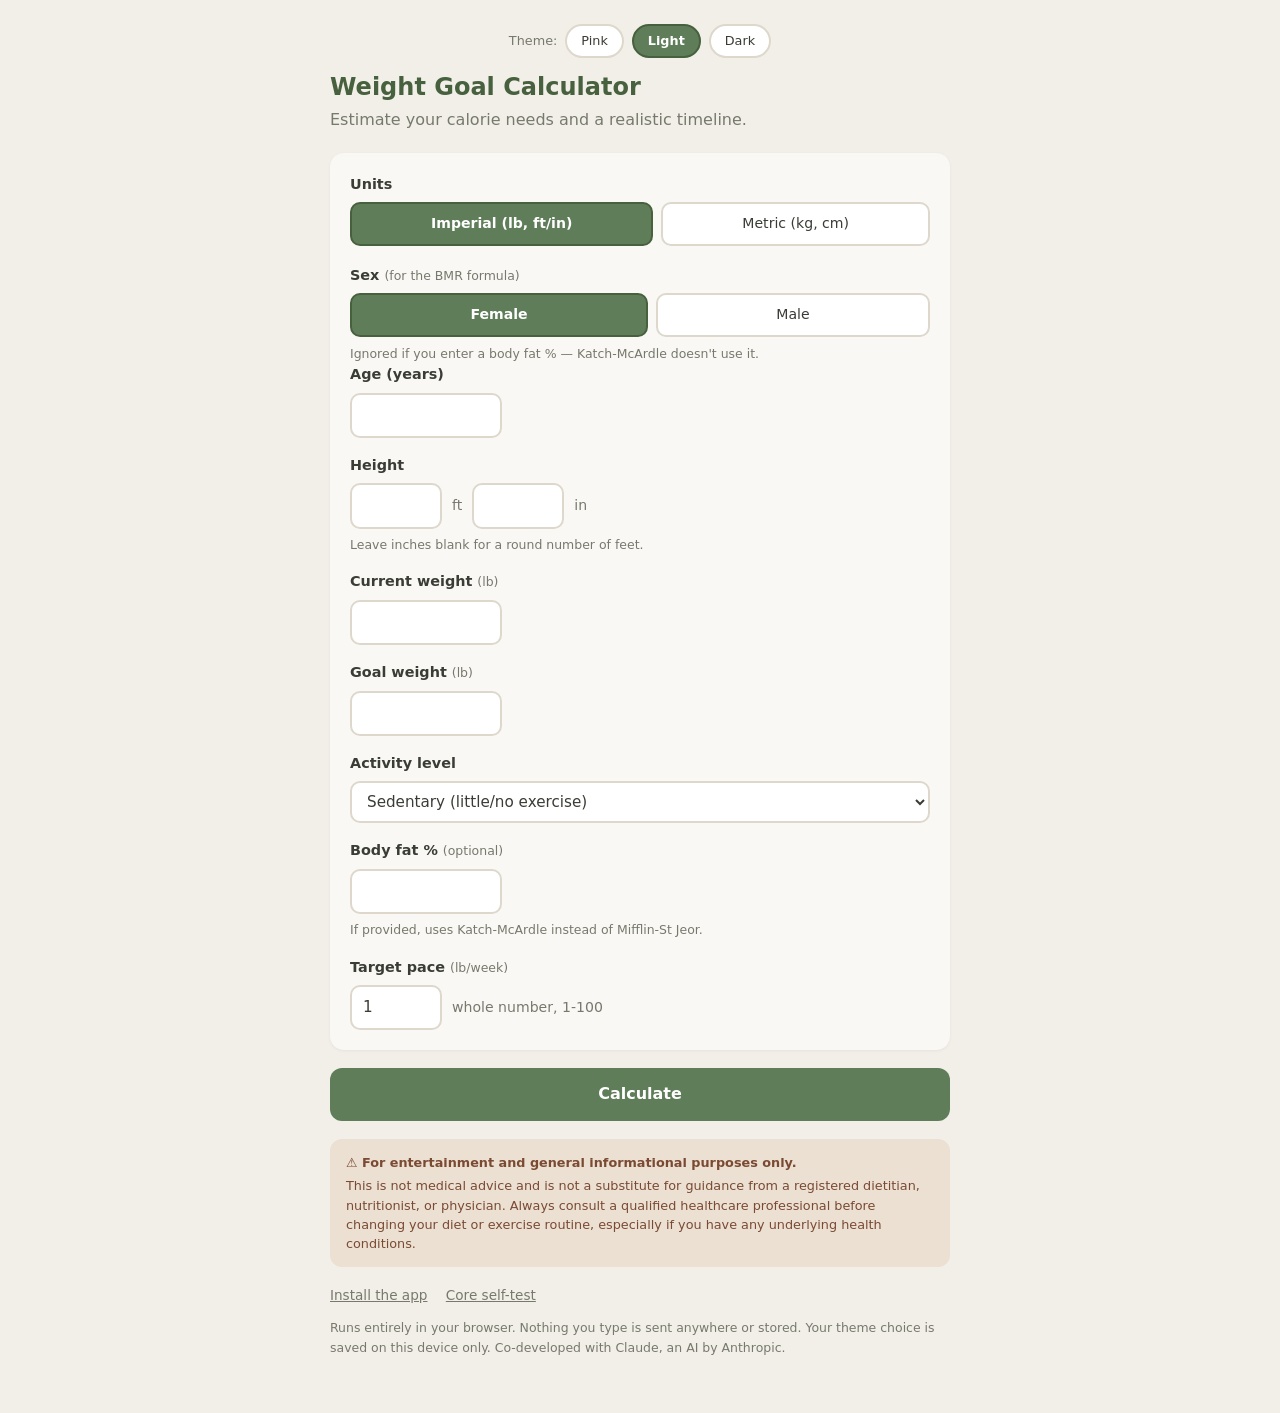
<file: web/index.html>
<!DOCTYPE html>
<html lang="en">
<head>
<meta charset="utf-8">
<meta name="viewport" content="width=device-width, initial-scale=1">
<title>Weight Goal Calculator</title>
<meta name="description" content="Estimate your calorie needs and a realistic timeline toward a weight goal. Runs entirely in your browser.">
<meta name="theme-color" media="(prefers-color-scheme: light)" content="#f2efe9">
<meta name="theme-color" media="(prefers-color-scheme: dark)" content="#241b21">
<link rel="manifest" href="manifest.json">
<link rel="icon" type="image/png" sizes="192x192" href="icons/icon-192.png">
<link rel="apple-touch-icon" href="icons/apple-touch-icon.png">
<script>
// Two things that must run before first paint:
// 1. Old shared links used ?install to reveal an in-page card; that
//    card now lives on its own page, so honour those links.
// 2. Apply a saved theme now, so the page doesn't flash the default
//    palette before the footer script runs.
(function () {
  if (/(?:^|[?&])install(?:=|&|$)/.test(location.search)) {
    location.replace("install.html");
    return;
  }
  try {
    var t = localStorage.getItem("wgc-theme");
    if (t) document.documentElement.setAttribute("data-theme", t);
  } catch (e) { /* storage may be blocked; the default palette is fine */ }
})();
</script>
<style>
  /* "Pink", the default: deep plum with pink accents. */
  :root {
    --bg: #241b21;
    --card: #322730;
    --primary: #e87fa8;
    --primary-dark: #f4a6c6;
    --text: #f5e6ee;
    --muted: #bfa8b6;
    --line: #473942;
    --warn-bg: #4a2626;
    --warn-text: #f3b0b0;
    --field-bg: #241b21;
    --focus: #ffa8c8;
  }
  /* With no saved choice, a light-preferring system gets the Light
     theme. Once a theme is picked, the data-theme attribute wins in
     both directions. Keep in sync with [data-theme="light"] below. */
  @media (prefers-color-scheme: light) {
    :root:not([data-theme]) {
      --bg: #f2efe9;
      --card: #faf8f4;
      --primary: #5f7d59;
      --primary-dark: #47613f;
      --text: #3a3d35;
      --muted: #77796d;
      --line: #ddd8cb;
      --warn-bg: #ece0d3;
      --warn-text: #7a4a33;
      --field-bg: #ffffff;
      --focus: #3e5a38;
    }
  }
  /* "Dark": a standard neutral web dark - near-black surfaces, gray
     text, blue accent. */
  :root[data-theme="dark"] {
    --bg: #121212;
    --card: #1e1e1e;
    --primary: #3b82f6;
    --primary-dark: #60a5fa;
    --text: #e4e4e7;
    --muted: #a1a1aa;
    --line: #33333a;
    --warn-bg: #3a2222;
    --warn-text: #f2b8b5;
    --field-bg: #121212;
    --focus: #93c5fd;
  }
  /* "Light" is deliberately natural rather than bright: linen and
     stone neutrals with a muted sage accent. */
  :root[data-theme="light"] {
    --bg: #f2efe9;
    --card: #faf8f4;
    --primary: #5f7d59;
    --primary-dark: #47613f;
    --text: #3a3d35;
    --muted: #77796d;
    --line: #ddd8cb;
    --warn-bg: #ece0d3;
    --warn-text: #7a4a33;
    --field-bg: #ffffff;
    --focus: #3e5a38;
  }

  * { box-sizing: border-box; }
  /* .inline sets display:flex, which would otherwise beat the UA
     stylesheet's [hidden] rule and leave the hidden height pair on
     screen. */
  [hidden] { display: none !important; }
  body {
    margin: 0;
    padding: 24px 16px 56px;
    background: var(--bg);
    color: var(--text);
    font: 16px/1.55 Verdana, Geneva, "DejaVu Sans", sans-serif;
  }
  main { max-width: 620px; margin: 0 auto; }

  h1 {
    font-size: 1.5rem; line-height: 1.25;
    color: var(--primary-dark); margin: 0 0 6px;
  }
  .tagline { margin: 0 0 20px; color: var(--muted); }

  .card {
    background: var(--card); border-radius: 14px;
    padding: 20px; margin-bottom: 18px;
    box-shadow: 0 1px 3px rgba(91,66,84,.08);
  }

  fieldset { border: 0; margin: 0 0 18px; padding: 0; }
  fieldset:last-of-type { margin-bottom: 0; }
  legend, .label {
    font-weight: 700; font-size: .9rem;
    padding: 0; margin-bottom: 7px; display: block;
  }
  .hint { font-size: .78rem; color: var(--muted); font-weight: 400; }

  .segmented { display: flex; gap: 8px; flex-wrap: wrap; }
  .segmented label {
    flex: 1 1 auto; min-width: 130px;
    border: 2px solid var(--line); border-radius: 10px;
    padding: 9px 12px; cursor: pointer; text-align: center;
    font-size: .88rem; background: var(--field-bg);
  }
  .segmented input { position: absolute; opacity: 0; pointer-events: none; }
  .segmented label:has(input:checked) {
    border-color: var(--primary-dark);
    background: var(--primary); color: #fff; font-weight: 700;
  }
  .segmented label:has(input:focus-visible) {
    outline: 3px solid var(--focus); outline-offset: 2px;
  }

  .row { margin-bottom: 16px; }
  .row:last-child { margin-bottom: 0; }

  input[type="text"], input[type="number"], select {
    font: inherit; font-size: .95rem;
    padding: 9px 11px;
    border: 2px solid var(--line); border-radius: 10px;
    background: var(--field-bg); color: var(--text);
    width: 100%; max-width: 100%;
  }
  input:focus-visible, select:focus-visible, button:focus-visible {
    outline: 3px solid var(--focus); outline-offset: 2px;
  }
  .inline { display: flex; gap: 10px; align-items: center; flex-wrap: wrap; }
  .inline > span { font-size: .88rem; color: var(--muted); }
  /* Written as input.w-* so these beat the input[type="text"] rule
     above, which also carries one class-level of specificity. */
  input.w-sm { width: 92px; }
  input.w-md { width: 152px; }

  .err {
    display: none; margin-top: 6px;
    font-size: .82rem; color: var(--warn-text); font-weight: 700;
  }
  .row.invalid .err { display: block; }
  .row.invalid input, .row.invalid select { border-color: var(--warn-text); }

  button.calc {
    width: 100%; font: inherit; font-weight: 700; font-size: 1rem;
    background: var(--primary); color: #fff;
    border: 0; border-radius: 12px; padding: 14px;
    cursor: pointer; margin-bottom: 18px;
  }
  button.calc:hover { background: var(--primary-dark); }

  #results { white-space: pre-wrap; margin: 0; font-size: .93rem; }
  #results.placeholder { color: var(--muted); }
  #results.blocked { color: var(--warn-text); font-weight: 700; }

  .disclaimer {
    background: var(--warn-bg); color: var(--warn-text);
    border-radius: 12px; padding: 14px 16px;
    font-size: .8rem; line-height: 1.5;
  }
  .disclaimer strong { display: block; margin-bottom: 4px; }
  footer { margin-top: 18px; font-size: .78rem; color: var(--muted); }
  footer a { color: inherit; }
  .foot-nav { margin: 0 0 12px; font-size: .85rem; }
  .foot-nav a { margin-right: 14px; }
  .theme-row {
    display: flex; gap: 8px; align-items: center; flex-wrap: wrap;
    justify-content: center; margin: 0 0 14px;
    font-size: .8rem; color: var(--muted);
  }
  .theme-row button {
    font: inherit; font-size: .8rem; padding: 5px 14px;
    border: 2px solid var(--line); border-radius: 999px;
    background: var(--field-bg); color: var(--text); cursor: pointer;
  }
  .theme-row button[aria-pressed="true"] {
    border-color: var(--primary-dark); background: var(--primary);
    color: #fff; font-weight: 700;
  }

  @media (max-width: 420px) {
    body { padding: 16px 12px 40px; }
    .card { padding: 16px; }
    .w-md { width: 110px; }
  }
</style>
</head>
<body>
<main>
  <div class="theme-row" role="group" aria-label="Theme">
    <span>Theme:</span>
    <button type="button" data-set-theme="pink" aria-pressed="false">Pink</button>
    <button type="button" data-set-theme="light" aria-pressed="false">Light</button>
    <button type="button" data-set-theme="dark" aria-pressed="false">Dark</button>
  </div>

  <h1>Weight Goal Calculator</h1>
  <p class="tagline">Estimate your calorie needs and a realistic timeline.</p>

  <form id="form" class="card" novalidate>
    <fieldset>
      <legend>Units</legend>
      <div class="segmented">
        <label><input type="radio" name="unit" value="imperial" checked> Imperial (lb, ft/in)</label>
        <label><input type="radio" name="unit" value="metric"> Metric (kg, cm)</label>
      </div>
    </fieldset>

    <fieldset>
      <legend>Sex <span class="hint">(for the BMR formula)</span></legend>
      <div class="segmented">
        <label><input type="radio" name="sex" value="female" checked> Female</label>
        <label><input type="radio" name="sex" value="male"> Male</label>
      </div>
      <p class="hint" style="margin:7px 0 0">
        Ignored if you enter a body fat % — Katch-McArdle doesn't use it.
      </p>
    </fieldset>

    <div class="row" id="row-age">
      <label class="label" for="age">Age (years)</label>
      <input type="text" inputmode="numeric" id="age" class="w-md" autocomplete="off">
      <p class="err" id="err-age"></p>
    </div>

    <div class="row" id="row-height">
      <span class="label" id="height-label">Height</span>
      <div class="inline" id="height-imperial" role="group" aria-labelledby="height-label">
        <input type="text" inputmode="decimal" id="height_ft" class="w-sm"
               aria-label="Height, feet" autocomplete="off"><span>ft</span>
        <input type="text" inputmode="decimal" id="height_in" class="w-sm"
               aria-label="Height, inches" autocomplete="off"><span>in</span>
      </div>
      <div class="inline" id="height-metric" hidden role="group" aria-labelledby="height-label">
        <input type="text" inputmode="decimal" id="height_cm" class="w-md"
               aria-label="Height, centimetres" autocomplete="off"><span>cm</span>
      </div>
      <p class="hint" id="height-hint" style="margin:6px 0 0">
        Leave inches blank for a round number of feet.
      </p>
      <p class="err" id="err-height"></p>
    </div>

    <div class="row" id="row-weight">
      <label class="label" for="weight">Current weight <span class="hint" id="weight-unit">(lb)</span></label>
      <input type="text" inputmode="decimal" id="weight" class="w-md" autocomplete="off">
      <p class="err" id="err-weight"></p>
    </div>

    <div class="row" id="row-goal">
      <label class="label" for="goal">Goal weight <span class="hint" id="goal-unit">(lb)</span></label>
      <input type="text" inputmode="decimal" id="goal" class="w-md" autocomplete="off">
      <p class="err" id="err-goal"></p>
    </div>

    <div class="row" id="row-activity">
      <label class="label" for="activity">Activity level</label>
      <select id="activity"></select>
      <p class="err" id="err-activity"></p>
    </div>

    <div class="row" id="row-body_fat">
      <label class="label" for="body_fat">Body fat % <span class="hint">(optional)</span></label>
      <input type="text" inputmode="decimal" id="body_fat" class="w-md" autocomplete="off">
      <p class="hint" style="margin:6px 0 0">
        If provided, uses Katch-McArdle instead of Mifflin-St Jeor.
      </p>
      <p class="err" id="err-body_fat"></p>
    </div>

    <div class="row" id="row-pace">
      <label class="label" for="pace">Target pace <span class="hint" id="pace-unit">(lb/week)</span></label>
      <div class="inline">
        <input type="text" inputmode="numeric" id="pace" class="w-sm" value="1" autocomplete="off">
        <span id="pace-hint">whole number</span>
      </div>
      <p class="err" id="err-pace"></p>
    </div>
  </form>

  <button type="button" class="calc" id="calculate">Calculate</button>

  <div class="card" id="results-card" hidden>
    <p id="results" class="placeholder" role="status" aria-live="polite"></p>
  </div>

  <div class="disclaimer" role="note">
    <strong>⚠ For entertainment and general informational purposes only.</strong>
    This is not medical advice and is not a substitute for guidance from a
    registered dietitian, nutritionist, or physician. Always consult a
    qualified healthcare professional before changing your diet or exercise
    routine, especially if you have any underlying health conditions.
  </div>

  <footer>
    <nav class="foot-nav" aria-label="Pages">
      <a href="install.html">Install the app</a>
      <!-- dev-only:start - stripped from the production build, which
           does not publish the self-test. Keep the markers on their own
           lines; the build deletes the marker lines and everything
           between them. -->
      <a href="selftest.html">Core self-test</a>
      <!-- dev-only:end -->
    </nav>
    Runs entirely in your browser. Nothing you type is sent anywhere or
    stored. Your theme choice is saved on this device only.
    Co-developed with Claude, an AI by Anthropic.
  </footer>
</main>

<script src="calc_core.js"></script>
<script>
(function () {
  "use strict";
  var C = window.WeightCalcCore;
  var $ = function (id) { return document.getElementById(id); };

  var prevUnit = "imperial";

  // Rejection codes rendered in the results area rather than at a field,
  // matching the desktop app's split.
  var RESULTS_AREA_CODES = { CALORIE_FLOOR: true };

  // rejection.field -> the .row that should light up.
  var FIELD_ROWS = {
    age: "row-age",
    height_in: "row-height",
    height_cm: "row-height",
    height_ft: "row-height",
    weight: "row-weight",
    goal: "row-goal",
    body_fat: "row-body_fat",
    activity_key: "row-activity",
    pace: "row-pace"
  };
  var FIELD_ERRS = {
    "row-age": "err-age", "row-height": "err-height",
    "row-weight": "err-weight", "row-goal": "err-goal",
    "row-body_fat": "err-body_fat", "row-activity": "err-activity",
    "row-pace": "err-pace"
  };

  // ---- activity dropdown -------------------------------------------
  C.ACTIVITY_ORDER.forEach(function (key) {
    var opt = document.createElement("option");
    opt.value = key;
    opt.textContent = key;
    $("activity").appendChild(opt);
  });

  // ---- unit handling -----------------------------------------------
  function currentUnit() {
    return document.querySelector('input[name="unit"]:checked').value;
  }

  function setVal(el, v) { el.value = v; }

  function convertEntry(el, fn) {
    var raw = el.value.trim();
    if (!raw) return;
    var n;
    try { n = C.pyFloat(raw); } catch (e) { return; }
    if (!isFinite(n)) return;
    setVal(el, String(C.pyRound(fn(n), 1)));
  }

  function heightToMetric() {
    var ft;
    try { ft = C.pyFloat($("height_ft").value.trim()); } catch (e) { return; }
    var inRaw = $("height_in").value.trim();
    var inches = 0;
    if (inRaw) { try { inches = C.pyFloat(inRaw); } catch (e2) { return; } }
    if (!isFinite(ft) || !isFinite(inches)) return;
    setVal($("height_cm"), String(C.pyRound(C.ftInToCm(ft, inches), 1)));
  }

  function heightToImperial() {
    var cm;
    try { cm = C.pyFloat($("height_cm").value.trim()); } catch (e) { return; }
    if (!isFinite(cm)) return;
    var r = C.cmToFtIn(cm);
    setVal($("height_ft"), String(r[0]));
    setVal($("height_in"), String(r[1]));
  }

  function updateUnits() {
    var unit = currentUnit();
    var imperial = unit === "imperial";

    if (unit !== prevUnit) {
      // Convert what's already typed so a toggle can't silently
      // reinterpret 165 lb as 165 kg.
      if (imperial) {
        heightToImperial();
        convertEntry($("weight"), C.kgToLb);
        convertEntry($("goal"), C.kgToLb);
      } else {
        heightToMetric();
        convertEntry($("weight"), C.lbToKg);
        convertEntry($("goal"), C.lbToKg);
      }
      // Pace ceilings differ per unit and converting a small integer
      // reads as noise, so reset to the default.
      $("pace").value = "1";
      prevUnit = unit;
    }

    $("height-imperial").hidden = !imperial;
    $("height-metric").hidden = imperial;
    $("height-hint").textContent = imperial
      ? "Leave inches blank for a round number of feet."
      : "Centimetres.";
    $("weight-unit").textContent = imperial ? "(lb)" : "(kg)";
    $("goal-unit").textContent = imperial ? "(lb)" : "(kg)";
    $("pace-unit").textContent = imperial ? "(lb/week)" : "(kg/week)";
    $("pace-hint").textContent = "whole number, 1-" +
      (imperial ? C.MAX_PACE_LB : C.MAX_PACE_KG);
  }

  Array.prototype.forEach.call(
    document.querySelectorAll('input[name="unit"]'),
    function (el) { el.addEventListener("change", updateUnits); }
  );

  // ---- error display ------------------------------------------------
  function clearErrors() {
    Array.prototype.forEach.call(
      document.querySelectorAll(".row.invalid"),
      function (row) {
        row.classList.remove("invalid");
        var err = $(FIELD_ERRS[row.id]);
        if (err) { err.textContent = ""; }
        Array.prototype.forEach.call(
          row.querySelectorAll("input, select"),
          function (el) { el.removeAttribute("aria-invalid"); }
        );
      }
    );
  }

  function markField(rowId, message) {
    var row = $(rowId);
    if (!row) return false;
    row.classList.add("invalid");
    var err = $(FIELD_ERRS[rowId]);
    if (err) err.textContent = message;
    // The height row holds both unit variants; skip inputs inside the
    // hidden one or the marking lands on a field nobody can see.
    var first = row.querySelector("input:not([hidden] input), select");
    if (first) first.setAttribute("aria-invalid", "true");
    return true;
  }

  /* Height parsed the way the core parses it: feet required, blank
   * inches meaning 0, combined into one number. Throws like pyFloat on
   * unparseable input. Judging the pair as a unit is what lets a bad
   * inches box - "abc", or a negative that drags the total below zero -
   * light up the height row rather than falling through to age. */
  function heightAsNumber(imperial) {
    if (!imperial) return C.pyFloat($("height_cm").value);
    var ft = C.pyFloat($("height_ft").value);
    var inRaw = $("height_in").value.trim();
    return C.ftInToCm(ft, inRaw ? C.pyFloat(inRaw) : 0);
  }

  /* The core reports INVALID_NUMBER / NON_POSITIVE against "age" because
   * the desktop app showed one dialog covering all four numeric fields.
   * On a form we can do better and point at the actual offenders, so
   * this re-checks them locally. The core is untouched - this only
   * decides where the message is drawn. */
  function markOffendingNumericFields(code, message) {
    var imperial = currentUnit() === "imperial";
    var checks = [
      ["row-age", function () { return C.pyFloat($("age").value); }],
      ["row-weight", function () { return C.pyFloat($("weight").value); }],
      ["row-goal", function () { return C.pyFloat($("goal").value); }],
      ["row-height", function () { return heightAsNumber(imperial); }]
    ];

    var marked = 0;
    checks.forEach(function (pair) {
      var bad = false;
      try {
        var n = pair[1]();
        if (code === "NON_POSITIVE" && !(n > 0)) bad = true;
      } catch (e) { bad = true; }
      if (bad) {
        markField(pair[0], code === "NON_POSITIVE"
          ? "Must be greater than zero."
          : "Enter a number.");
        marked++;
      }
    });
    if (!marked) markField("row-age", message);
  }

  // ---- calculate ----------------------------------------------------
  function readForm() {
    return {
      unit: currentUnit(),
      sex: document.querySelector('input[name="sex"]:checked').value,
      age: $("age").value,
      height_cm: $("height_cm").value,
      height_ft: $("height_ft").value,
      height_in: $("height_in").value,
      weight: $("weight").value,
      goal: $("goal").value,
      body_fat: $("body_fat").value,
      activity_key: $("activity").value,
      pace: $("pace").value
    };
  }

  function showResults(text, cls) {
    // The card only exists once there is something to say - it stays
    // hidden until the first Calculate. Unhide before writing so the
    // aria-live region announces the change.
    $("results-card").hidden = false;
    var el = $("results");
    el.textContent = text;
    el.className = cls || "";
  }

  function calculate() {
    clearErrors();
    var outcome = C.calculatePlan(readForm());

    if (!outcome.ok) {
      if (RESULTS_AREA_CODES[outcome.code]) {
        showResults(outcome.message, "blocked");
        return;
      }
      showResults("No results yet — fix the highlighted field above.",
                  "placeholder");
      if (outcome.code === "INVALID_NUMBER" || outcome.code === "NON_POSITIVE") {
        markOffendingNumericFields(outcome.code, outcome.message);
      } else {
        markField(FIELD_ROWS[outcome.field] || "row-age", outcome.message);
      }
      var firstBad = document.querySelector(
        ".row.invalid input:not([hidden] input), .row.invalid select");
      if (firstBad) firstBad.focus();
      return;
    }

    showResults(C.formatPlan(outcome).join("\n"), "");
  }

  $("calculate").addEventListener("click", calculate);
  $("form").addEventListener("submit", function (e) {
    e.preventDefault();
    calculate();
  });
  $("form").addEventListener("keydown", function (e) {
    if (e.key === "Enter" && e.target.tagName === "INPUT") {
      e.preventDefault();
      calculate();
    }
  });

  updateUnits();
})();
</script>
<script>
// Installable-app support. Registration is skipped, not attempted and
// failed, on file:// - double-clicking index.html must keep working
// exactly as the README promises. The page is identical without it;
// the worker only adds installability and offline reloads.
if ("serviceWorker" in navigator &&
    (location.protocol === "https:" ||
     location.hostname === "localhost" ||
     location.hostname === "127.0.0.1")) {
  navigator.serviceWorker.register("sw.js").catch(function () {
    /* Best-effort enhancement; nothing to do if it is refused. */
  });
}
</script>
<script src="theme.js"></script>
</body>
</html>
</file>
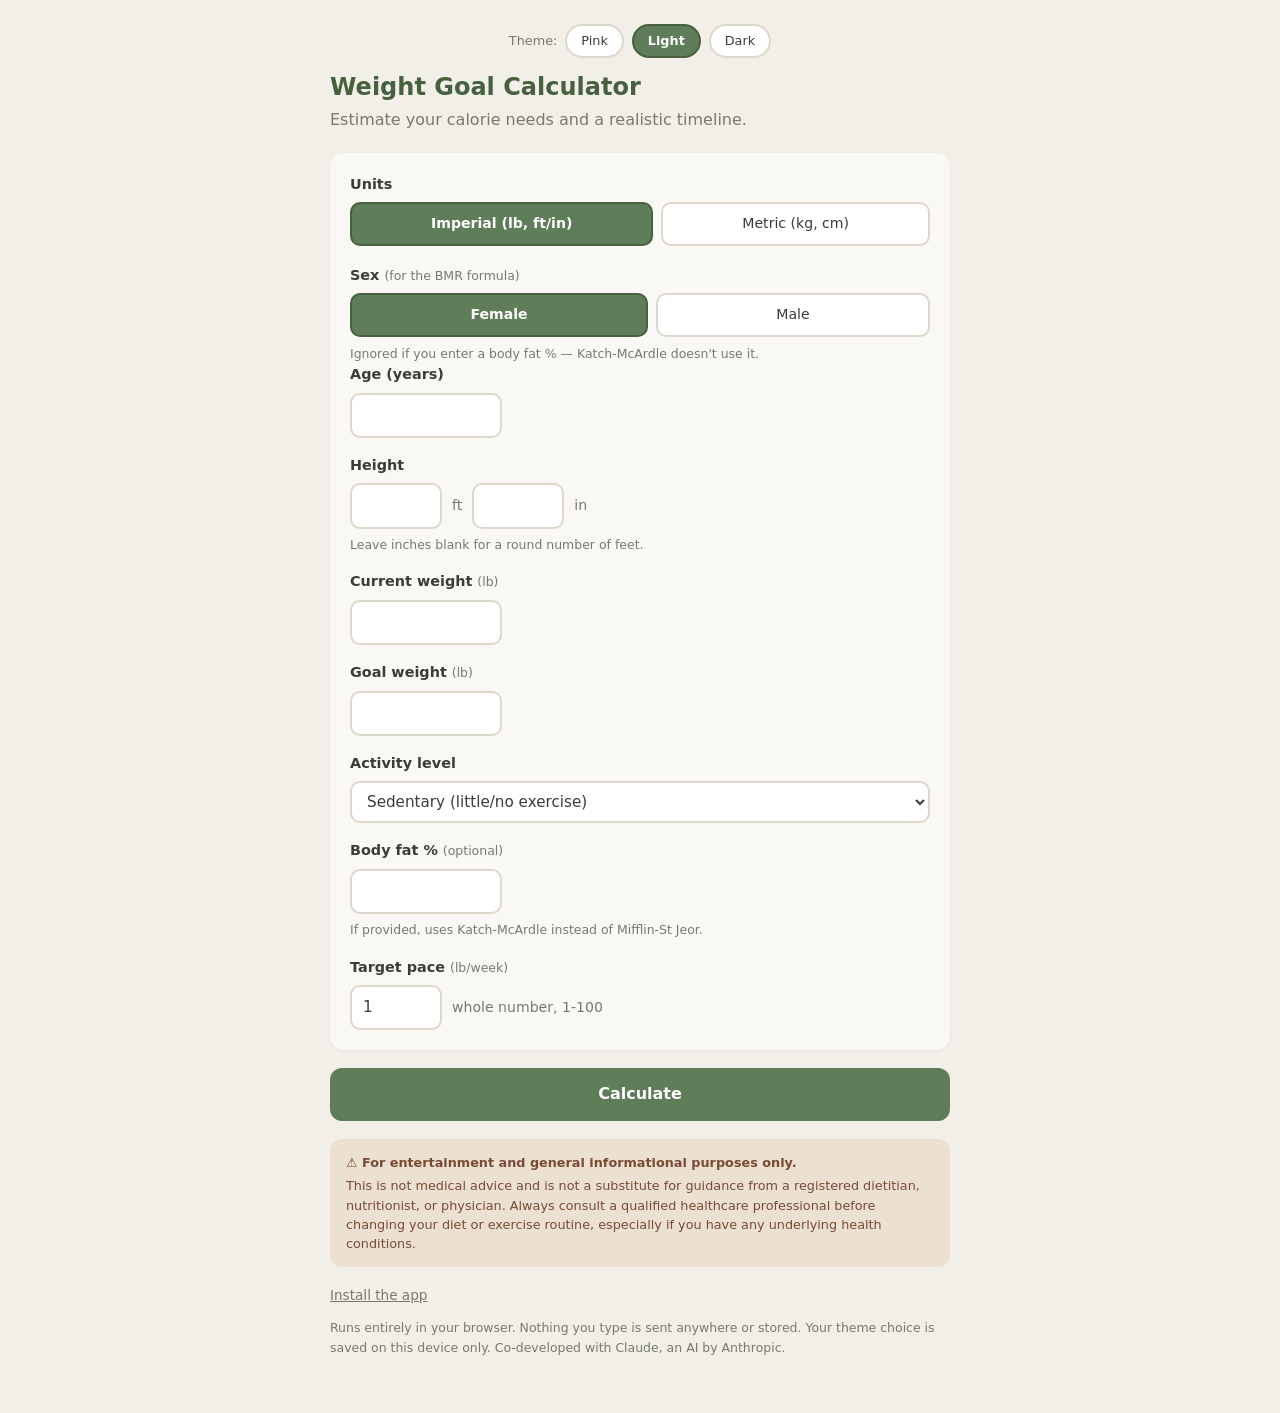
<file: apps/web/index.html>
<!DOCTYPE html>
<html lang="en">
<head>
<meta charset="utf-8">
<meta name="viewport" content="width=device-width, initial-scale=1">
<title>Weight Goal Calculator</title>
<meta name="description" content="Estimate your calorie needs and a realistic timeline toward a weight goal. Runs entirely in your browser.">
<meta name="theme-color" media="(prefers-color-scheme: light)" content="#f2efe9">
<meta name="theme-color" media="(prefers-color-scheme: dark)" content="#241b21">
<link rel="manifest" href="manifest.json">
<link rel="icon" type="image/png" sizes="192x192" href="icons/icon-192.png">
<link rel="apple-touch-icon" href="icons/apple-touch-icon.png">
<script>
// Two things that must run before first paint:
// 1. Old shared links used ?install to reveal an in-page card; that
//    card now lives on its own page, so honour those links.
// 2. Apply a saved theme now, so the page doesn't flash the default
//    palette before the footer script runs.
(function () {
  if (/(?:^|[?&])install(?:=|&|$)/.test(location.search)) {
    location.replace("install.html");
    return;
  }
  try {
    var t = localStorage.getItem("wgc-theme");
    if (t) document.documentElement.setAttribute("data-theme", t);
  } catch (e) { /* storage may be blocked; the default palette is fine */ }
})();
</script>
<link rel="stylesheet" href="theme.css">
<style>
  /* Palettes live in theme.css, shared with install.html. */
  * { box-sizing: border-box; }
  /* .inline sets display:flex, which would otherwise beat the UA
     stylesheet's [hidden] rule and leave the hidden height pair on
     screen. */
  [hidden] { display: none !important; }
  body {
    margin: 0;
    padding: 24px 16px 56px;
    background: var(--bg);
    color: var(--text);
    font: 16px/1.55 Verdana, Geneva, "DejaVu Sans", sans-serif;
  }
  main { max-width: 620px; margin: 0 auto; }

  h1 {
    font-size: 1.5rem; line-height: 1.25;
    color: var(--primary-dark); margin: 0 0 6px;
  }
  .tagline { margin: 0 0 20px; color: var(--muted); }

  .card {
    background: var(--card); border-radius: 14px;
    padding: 20px; margin-bottom: 18px;
    box-shadow: 0 1px 3px rgba(91,66,84,.08);
  }

  fieldset { border: 0; margin: 0 0 18px; padding: 0; }
  fieldset:last-of-type { margin-bottom: 0; }
  legend, .label {
    font-weight: 700; font-size: .9rem;
    padding: 0; margin-bottom: 7px; display: block;
  }
  .hint { font-size: .78rem; color: var(--muted); font-weight: 400; }

  .segmented { display: flex; gap: 8px; flex-wrap: wrap; }
  .segmented label {
    flex: 1 1 auto; min-width: 130px;
    border: 2px solid var(--line); border-radius: 10px;
    padding: 9px 12px; cursor: pointer; text-align: center;
    font-size: .88rem; background: var(--field-bg);
  }
  .segmented input { position: absolute; opacity: 0; pointer-events: none; }
  .segmented label:has(input:checked) {
    border-color: var(--primary-dark);
    background: var(--primary); color: #fff; font-weight: 700;
  }
  .segmented label:has(input:focus-visible) {
    outline: 3px solid var(--focus); outline-offset: 2px;
  }

  .row { margin-bottom: 16px; }
  .row:last-child { margin-bottom: 0; }

  input[type="text"], input[type="number"], select {
    font: inherit; font-size: .95rem;
    padding: 9px 11px;
    border: 2px solid var(--line); border-radius: 10px;
    background: var(--field-bg); color: var(--text);
    width: 100%; max-width: 100%;
  }
  input:focus-visible, select:focus-visible, button:focus-visible {
    outline: 3px solid var(--focus); outline-offset: 2px;
  }
  .inline { display: flex; gap: 10px; align-items: center; flex-wrap: wrap; }
  .inline > span { font-size: .88rem; color: var(--muted); }
  /* Written as input.w-* so these beat the input[type="text"] rule
     above, which also carries one class-level of specificity. */
  input.w-sm { width: 92px; }
  input.w-md { width: 152px; }

  .err {
    display: none; margin-top: 6px;
    font-size: .82rem; color: var(--warn-text); font-weight: 700;
  }
  .row.invalid .err { display: block; }
  .row.invalid input, .row.invalid select { border-color: var(--warn-text); }

  button.calc {
    width: 100%; font: inherit; font-weight: 700; font-size: 1rem;
    background: var(--primary); color: #fff;
    border: 0; border-radius: 12px; padding: 14px;
    cursor: pointer; margin-bottom: 18px;
  }
  button.calc:hover { background: var(--primary-dark); }

  #results { white-space: pre-wrap; margin: 0; font-size: .93rem; }
  #results.placeholder { color: var(--muted); }
  #results.blocked { color: var(--warn-text); font-weight: 700; }

  .disclaimer {
    background: var(--warn-bg); color: var(--warn-text);
    border-radius: 12px; padding: 14px 16px;
    font-size: .8rem; line-height: 1.5;
  }
  .disclaimer strong { display: block; margin-bottom: 4px; }
  footer { margin-top: 18px; font-size: .78rem; color: var(--muted); }
  footer a { color: inherit; }
  .foot-nav { margin: 0 0 12px; font-size: .85rem; }
  .foot-nav a { margin-right: 14px; }
  .theme-row {
    display: flex; gap: 8px; align-items: center; flex-wrap: wrap;
    justify-content: center; margin: 0 0 14px;
    font-size: .8rem; color: var(--muted);
  }
  .theme-row button {
    font: inherit; font-size: .8rem; padding: 5px 14px;
    border: 2px solid var(--line); border-radius: 999px;
    background: var(--field-bg); color: var(--text); cursor: pointer;
  }
  .theme-row button[aria-pressed="true"] {
    border-color: var(--primary-dark); background: var(--primary);
    color: #fff; font-weight: 700;
  }

  @media (max-width: 420px) {
    body { padding: 16px 12px 40px; }
    .card { padding: 16px; }
    .w-md { width: 110px; }
  }
</style>
</head>
<body>
<main>
  <div class="theme-row" role="group" aria-label="Theme">
    <span>Theme:</span>
    <button type="button" data-set-theme="pink" aria-pressed="false">Pink</button>
    <button type="button" data-set-theme="light" aria-pressed="false">Light</button>
    <button type="button" data-set-theme="dark" aria-pressed="false">Dark</button>
  </div>

  <h1>Weight Goal Calculator</h1>
  <p class="tagline">Estimate your calorie needs and a realistic timeline.</p>

  <form id="form" class="card" novalidate>
    <fieldset>
      <legend>Units</legend>
      <div class="segmented">
        <label><input type="radio" name="unit" value="imperial" checked> Imperial (lb, ft/in)</label>
        <label><input type="radio" name="unit" value="metric"> Metric (kg, cm)</label>
      </div>
    </fieldset>

    <fieldset>
      <legend>Sex <span class="hint">(for the BMR formula)</span></legend>
      <div class="segmented">
        <label><input type="radio" name="sex" value="female" checked> Female</label>
        <label><input type="radio" name="sex" value="male"> Male</label>
      </div>
      <p class="hint" style="margin:7px 0 0">
        Ignored if you enter a body fat % — Katch-McArdle doesn't use it.
      </p>
    </fieldset>

    <div class="row" id="row-age">
      <label class="label" for="age">Age (years)</label>
      <input type="text" inputmode="numeric" id="age" class="w-md" autocomplete="off">
      <p class="err" id="err-age"></p>
    </div>

    <div class="row" id="row-height">
      <span class="label" id="height-label">Height</span>
      <div class="inline" id="height-imperial" role="group" aria-labelledby="height-label">
        <input type="text" inputmode="decimal" id="height_ft" class="w-sm"
               aria-label="Height, feet" autocomplete="off"><span>ft</span>
        <input type="text" inputmode="decimal" id="height_in" class="w-sm"
               aria-label="Height, inches" autocomplete="off"><span>in</span>
      </div>
      <div class="inline" id="height-metric" hidden role="group" aria-labelledby="height-label">
        <input type="text" inputmode="decimal" id="height_cm" class="w-md"
               aria-label="Height, centimetres" autocomplete="off"><span>cm</span>
      </div>
      <p class="hint" id="height-hint" style="margin:6px 0 0">
        Leave inches blank for a round number of feet.
      </p>
      <p class="err" id="err-height"></p>
    </div>

    <div class="row" id="row-weight">
      <label class="label" for="weight">Current weight <span class="hint" id="weight-unit">(lb)</span></label>
      <input type="text" inputmode="decimal" id="weight" class="w-md" autocomplete="off">
      <p class="err" id="err-weight"></p>
    </div>

    <div class="row" id="row-goal">
      <label class="label" for="goal">Goal weight <span class="hint" id="goal-unit">(lb)</span></label>
      <input type="text" inputmode="decimal" id="goal" class="w-md" autocomplete="off">
      <p class="err" id="err-goal"></p>
    </div>

    <div class="row" id="row-activity">
      <label class="label" for="activity">Activity level</label>
      <select id="activity"></select>
      <p class="err" id="err-activity"></p>
    </div>

    <div class="row" id="row-body_fat">
      <label class="label" for="body_fat">Body fat % <span class="hint">(optional)</span></label>
      <input type="text" inputmode="decimal" id="body_fat" class="w-md" autocomplete="off">
      <p class="hint" style="margin:6px 0 0">
        If provided, uses Katch-McArdle instead of Mifflin-St Jeor.
      </p>
      <p class="err" id="err-body_fat"></p>
    </div>

    <div class="row" id="row-pace">
      <label class="label" for="pace">Target pace <span class="hint" id="pace-unit">(lb/week)</span></label>
      <div class="inline">
        <input type="text" inputmode="numeric" id="pace" class="w-sm" value="1" autocomplete="off">
        <span id="pace-hint">whole number</span>
      </div>
      <p class="err" id="err-pace"></p>
    </div>
  </form>

  <button type="button" class="calc" id="calculate">Calculate</button>

  <div class="card" id="results-card" hidden>
    <p id="results" class="placeholder" role="status" aria-live="polite"></p>
  </div>

  <div class="disclaimer" role="note">
    <strong>⚠ For entertainment and general informational purposes only.</strong>
    This is not medical advice and is not a substitute for guidance from a
    registered dietitian, nutritionist, or physician. Always consult a
    qualified healthcare professional before changing your diet or exercise
    routine, especially if you have any underlying health conditions.
  </div>

  <footer>
    <nav class="foot-nav" aria-label="Pages">
      <a href="install.html">Install the app</a>
      <!-- Everything in this directory is published verbatim; developer
           tooling lives in dev/ and is deliberately not linked here.
           See README.dev.md. -->
    </nav>
    Runs entirely in your browser. Nothing you type is sent anywhere or
    stored. Your theme choice is saved on this device only.
    Co-developed with Claude, an AI by Anthropic.
  </footer>
</main>

<script src="calc_core.js"></script>
<script>
(function () {
  "use strict";
  var C = window.WeightCalcCore;
  var $ = function (id) { return document.getElementById(id); };

  var prevUnit = "imperial";

  // Rejection codes rendered in the results area rather than at a field,
  // matching the desktop app's split.
  var RESULTS_AREA_CODES = { CALORIE_FLOOR: true };

  // rejection.field -> the .row that should light up.
  var FIELD_ROWS = {
    age: "row-age",
    height_in: "row-height",
    height_cm: "row-height",
    height_ft: "row-height",
    weight: "row-weight",
    goal: "row-goal",
    body_fat: "row-body_fat",
    activity_key: "row-activity",
    pace: "row-pace"
  };
  var FIELD_ERRS = {
    "row-age": "err-age", "row-height": "err-height",
    "row-weight": "err-weight", "row-goal": "err-goal",
    "row-body_fat": "err-body_fat", "row-activity": "err-activity",
    "row-pace": "err-pace"
  };

  // ---- activity dropdown -------------------------------------------
  C.ACTIVITY_ORDER.forEach(function (key) {
    var opt = document.createElement("option");
    opt.value = key;
    opt.textContent = key;
    $("activity").appendChild(opt);
  });

  // ---- unit handling -----------------------------------------------
  function currentUnit() {
    return document.querySelector('input[name="unit"]:checked').value;
  }

  function setVal(el, v) { el.value = v; }

  function convertEntry(el, fn) {
    var raw = el.value.trim();
    if (!raw) return;
    var n;
    try { n = C.pyFloat(raw); } catch (e) { return; }
    if (!isFinite(n)) return;
    setVal(el, String(C.pyRound(fn(n), 1)));
  }

  function heightToMetric() {
    var ft;
    try { ft = C.pyFloat($("height_ft").value.trim()); } catch (e) { return; }
    var inRaw = $("height_in").value.trim();
    var inches = 0;
    if (inRaw) { try { inches = C.pyFloat(inRaw); } catch (e2) { return; } }
    if (!isFinite(ft) || !isFinite(inches)) return;
    setVal($("height_cm"), String(C.pyRound(C.ftInToCm(ft, inches), 1)));
  }

  function heightToImperial() {
    var cm;
    try { cm = C.pyFloat($("height_cm").value.trim()); } catch (e) { return; }
    if (!isFinite(cm)) return;
    var r = C.cmToFtIn(cm);
    setVal($("height_ft"), String(r[0]));
    setVal($("height_in"), String(r[1]));
  }

  function updateUnits() {
    var unit = currentUnit();
    var imperial = unit === "imperial";

    if (unit !== prevUnit) {
      // Convert what's already typed so a toggle can't silently
      // reinterpret 165 lb as 165 kg.
      if (imperial) {
        heightToImperial();
        convertEntry($("weight"), C.kgToLb);
        convertEntry($("goal"), C.kgToLb);
      } else {
        heightToMetric();
        convertEntry($("weight"), C.lbToKg);
        convertEntry($("goal"), C.lbToKg);
      }
      // Pace ceilings differ per unit and converting a small integer
      // reads as noise, so reset to the default.
      $("pace").value = "1";
      prevUnit = unit;
    }

    $("height-imperial").hidden = !imperial;
    $("height-metric").hidden = imperial;
    $("height-hint").textContent = imperial
      ? "Leave inches blank for a round number of feet."
      : "Centimetres.";
    $("weight-unit").textContent = imperial ? "(lb)" : "(kg)";
    $("goal-unit").textContent = imperial ? "(lb)" : "(kg)";
    $("pace-unit").textContent = imperial ? "(lb/week)" : "(kg/week)";
    $("pace-hint").textContent = "whole number, 1-" +
      (imperial ? C.MAX_PACE_LB : C.MAX_PACE_KG);
  }

  Array.prototype.forEach.call(
    document.querySelectorAll('input[name="unit"]'),
    function (el) { el.addEventListener("change", updateUnits); }
  );

  // ---- error display ------------------------------------------------
  function clearErrors() {
    Array.prototype.forEach.call(
      document.querySelectorAll(".row.invalid"),
      function (row) {
        row.classList.remove("invalid");
        var err = $(FIELD_ERRS[row.id]);
        if (err) { err.textContent = ""; }
        Array.prototype.forEach.call(
          row.querySelectorAll("input, select"),
          function (el) { el.removeAttribute("aria-invalid"); }
        );
      }
    );
  }

  function markField(rowId, message) {
    var row = $(rowId);
    if (!row) return false;
    row.classList.add("invalid");
    var err = $(FIELD_ERRS[rowId]);
    if (err) err.textContent = message;
    // The height row holds both unit variants; skip inputs inside the
    // hidden one or the marking lands on a field nobody can see.
    var first = row.querySelector("input:not([hidden] input), select");
    if (first) first.setAttribute("aria-invalid", "true");
    return true;
  }

  /* Height parsed the way the core parses it: feet required, blank
   * inches meaning 0, combined into one number. Throws like pyFloat on
   * unparseable input. Judging the pair as a unit is what lets a bad
   * inches box - "abc", or a negative that drags the total below zero -
   * light up the height row rather than falling through to age. */
  function heightAsNumber(imperial) {
    if (!imperial) return C.pyFloat($("height_cm").value);
    var ft = C.pyFloat($("height_ft").value);
    var inRaw = $("height_in").value.trim();
    return C.ftInToCm(ft, inRaw ? C.pyFloat(inRaw) : 0);
  }

  /* The core reports INVALID_NUMBER / NON_POSITIVE against "age" because
   * the desktop app showed one dialog covering all four numeric fields.
   * On a form we can do better and point at the actual offenders, so
   * this re-checks them locally. The core is untouched - this only
   * decides where the message is drawn. */
  function markOffendingNumericFields(code, message) {
    var imperial = currentUnit() === "imperial";
    var checks = [
      ["row-age", function () { return C.pyFloat($("age").value); }],
      ["row-weight", function () { return C.pyFloat($("weight").value); }],
      ["row-goal", function () { return C.pyFloat($("goal").value); }],
      ["row-height", function () { return heightAsNumber(imperial); }]
    ];

    var marked = 0;
    checks.forEach(function (pair) {
      var bad = false;
      try {
        var n = pair[1]();
        if (code === "NON_POSITIVE" && !(n > 0)) bad = true;
      } catch (e) { bad = true; }
      if (bad) {
        markField(pair[0], code === "NON_POSITIVE"
          ? "Must be greater than zero."
          : "Enter a number.");
        marked++;
      }
    });
    if (!marked) markField("row-age", message);
  }

  // ---- calculate ----------------------------------------------------
  function readForm() {
    return {
      unit: currentUnit(),
      sex: document.querySelector('input[name="sex"]:checked').value,
      age: $("age").value,
      height_cm: $("height_cm").value,
      height_ft: $("height_ft").value,
      height_in: $("height_in").value,
      weight: $("weight").value,
      goal: $("goal").value,
      body_fat: $("body_fat").value,
      activity_key: $("activity").value,
      pace: $("pace").value
    };
  }

  function showResults(text, cls) {
    // The card only exists once there is something to say - it stays
    // hidden until the first Calculate. Unhide before writing so the
    // aria-live region announces the change.
    $("results-card").hidden = false;
    var el = $("results");
    el.textContent = text;
    el.className = cls || "";
  }

  function calculate() {
    clearErrors();
    var outcome = C.calculatePlan(readForm());

    if (!outcome.ok) {
      if (RESULTS_AREA_CODES[outcome.code]) {
        showResults(outcome.message, "blocked");
        return;
      }
      showResults("No results yet — fix the highlighted field above.",
                  "placeholder");
      if (outcome.code === "INVALID_NUMBER" || outcome.code === "NON_POSITIVE") {
        markOffendingNumericFields(outcome.code, outcome.message);
      } else {
        markField(FIELD_ROWS[outcome.field] || "row-age", outcome.message);
      }
      var firstBad = document.querySelector(
        ".row.invalid input:not([hidden] input), .row.invalid select");
      if (firstBad) firstBad.focus();
      return;
    }

    showResults(C.formatPlan(outcome).join("\n"), "");
  }

  $("calculate").addEventListener("click", calculate);
  $("form").addEventListener("submit", function (e) {
    e.preventDefault();
    calculate();
  });
  $("form").addEventListener("keydown", function (e) {
    if (e.key === "Enter" && e.target.tagName === "INPUT") {
      e.preventDefault();
      calculate();
    }
  });

  updateUnits();
})();
</script>
<script>
// Installable-app support. Registration is skipped, not attempted and
// failed, on file:// - double-clicking index.html must keep working
// exactly as the README promises. The page is identical without it;
// the worker only adds installability and offline reloads.
if ("serviceWorker" in navigator &&
    (location.protocol === "https:" ||
     location.hostname === "localhost" ||
     location.hostname === "127.0.0.1")) {
  navigator.serviceWorker.register("sw.js").catch(function () {
    /* Best-effort enhancement; nothing to do if it is refused. */
  });
}
</script>
<script src="theme.js"></script>
</body>
</html>
</file>
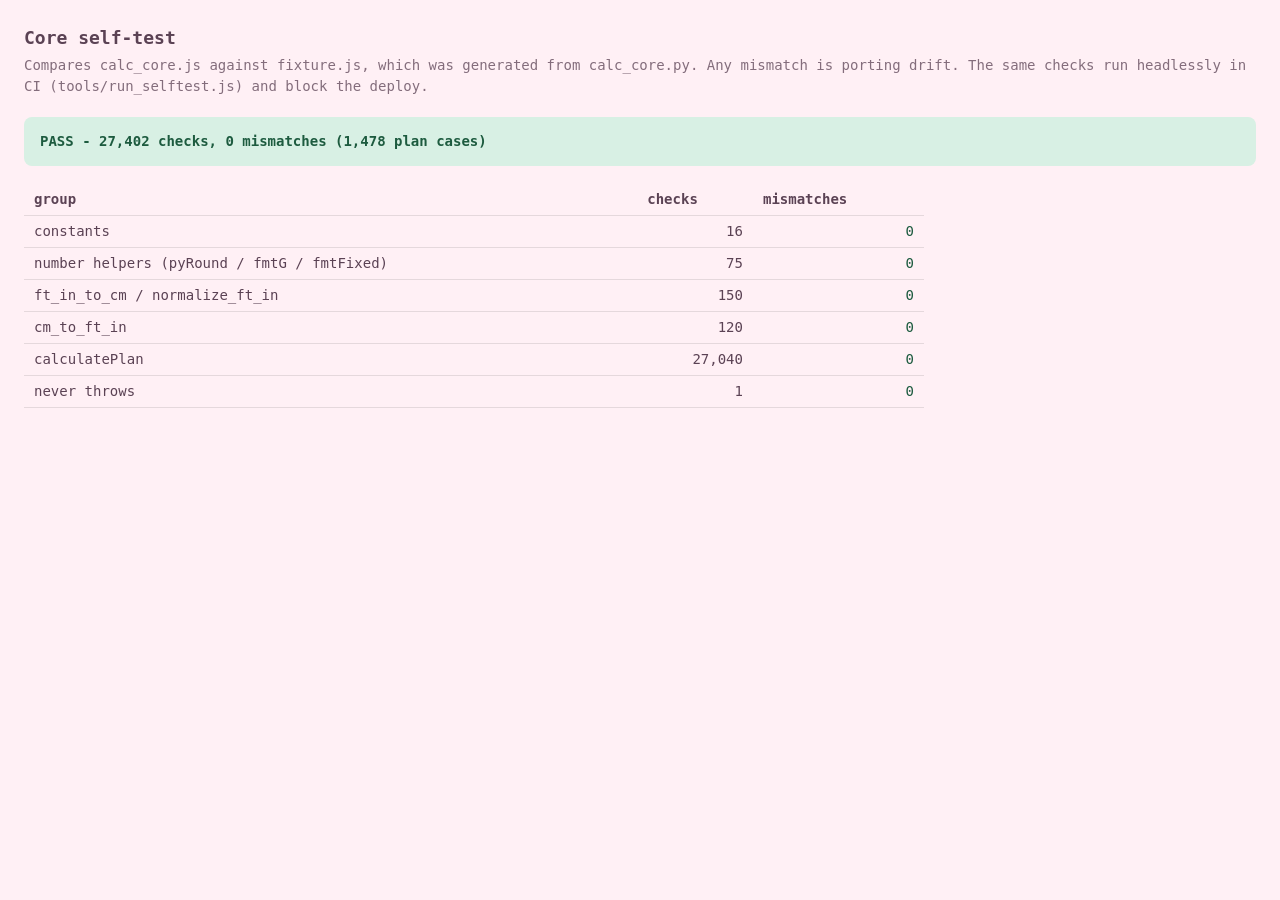
<file: dev/selftest.html>
<!DOCTYPE html>
<html lang="en">
<head>
<meta charset="utf-8">
<meta name="viewport" content="width=device-width, initial-scale=1">
<title>Weight Goal Calculator - core self-test</title>
<style>
  :root { color-scheme: light dark; }
  body {
    font: 14px/1.5 ui-monospace, "Cascadia Mono", Consolas, monospace;
    margin: 0; padding: 24px; background: #fff0f5; color: #5b4254;
  }
  h1 { font-size: 18px; margin: 0 0 4px; }
  p.sub { margin: 0 0 20px; opacity: .75; }
  #summary { padding: 14px 16px; border-radius: 8px; font-weight: 700;
             margin-bottom: 18px; }
  .pass { background: #d8f0e4; color: #1d5b3f; }
  .fail { background: #fde2e2; color: #8a3b3b; }
  table { border-collapse: collapse; width: 100%; max-width: 900px; }
  th, td { text-align: left; padding: 5px 10px; border-bottom: 1px solid rgba(0,0,0,.1); }
  th { font-weight: 700; }
  td.n { text-align: right; font-variant-numeric: tabular-nums; }
  .ok { color: #1d5b3f; }
  .bad { color: #8a3b3b; font-weight: 700; }
  pre { background: rgba(0,0,0,.05); padding: 12px; border-radius: 6px;
        overflow-x: auto; max-width: 900px; white-space: pre-wrap;
        word-break: break-word; }
  @media (prefers-color-scheme: dark) {
    body { background: #241b21; color: #f0dde7; }
    .pass { background: #1d3b2d; color: #a9e6c6; }
    .fail { background: #4a2626; color: #f3b0b0; }
    pre, th, td { border-color: rgba(255,255,255,.12); }
    pre { background: rgba(255,255,255,.06); }
    .ok { color: #a9e6c6; } .bad { color: #f3b0b0; }
  }
</style>
</head>
<body>
<h1>Core self-test</h1>
<p class="sub">
  Compares <code>calc_core.js</code> against <code>fixture.js</code>,
  which was generated from <code>calc_core.py</code>. Any mismatch is
  porting drift. The same checks run headlessly in CI
  (<code>tools/run_selftest.js</code>) and block the deploy.
</p>

<div id="summary">running…</div>
<div id="tables"></div>
<div id="details"></div>

<script>
// Load the core, the fixture, and the checks with a cache-buster.
// Without this the browser will happily serve a stale calc_core.js and
// report PASS against code it never ran - which is worse than no test
// at all. document.write keeps the three loads synchronous and ordered.
(function () {
  var t = Date.now();
  // The core is loaded from apps/web - the same file the deployed page
  // loads. Pointing at a copy here would defeat the whole exercise.
  document.write('<script src="../apps/web/calc_core.js?t=' + t + '"><\/script>');
  document.write('<script src="fixture.js?t=' + t + '"><\/script>');
  document.write('<script src="selftest.js?t=' + t + '"><\/script>');
})();
</script>
<script>
(function () {
  "use strict";
  // The checks themselves live in selftest.js, shared with the headless
  // CI runner. This block only renders what they report.
  var result = window.WeightCalcSelfTest.runSelfTest(
    window.WeightCalcCore, window.WEB_FIXTURE
  );
  var groups = result.groups;
  var failures = result.failures;
  var total = result.total, fail = result.fail;

  var sum = document.getElementById("summary");
  sum.className = fail === 0 ? "pass" : "fail";
  sum.textContent = fail === 0
    ? "PASS - " + total.toLocaleString() + " checks, 0 mismatches ("
      + result.planCases.toLocaleString() + " plan cases)"
    : "FAIL - " + fail.toLocaleString() + " of " + total.toLocaleString()
      + " checks mismatched";

  var rows = groups.map(function (x) {
    return "<tr><td>" + x.label + "</td><td class='n'>" +
      x.total.toLocaleString() + "</td><td class='n " +
      (x.fail ? "bad" : "ok") + "'>" + x.fail.toLocaleString() + "</td></tr>";
  }).join("");
  document.getElementById("tables").innerHTML =
    "<table><tr><th>group</th><th class='n'>checks</th>" +
    "<th class='n'>mismatches</th></tr>" + rows + "</table>";

  if (failures.length) {
    document.getElementById("details").innerHTML =
      "<h1 style='margin-top:24px'>First " + failures.length +
      " mismatches</h1><pre>" +
      failures.map(function (f) {
        return f.group + " :: " + f.name +
          "\n  expected: " + JSON.stringify(f.expected) +
          "\n  actual  : " + JSON.stringify(f.actual) +
          (f.ctx ? "\n  input   : " + JSON.stringify(f.ctx) : "");
      }).join("\n\n").replace(/[<>&]/g, function (ch) {
        return { "<": "&lt;", ">": "&gt;", "&": "&amp;" }[ch];
      }) + "</pre>";
  }

  window.__SELFTEST__ = result;
})();
</script>
</body>
</html>
</file>
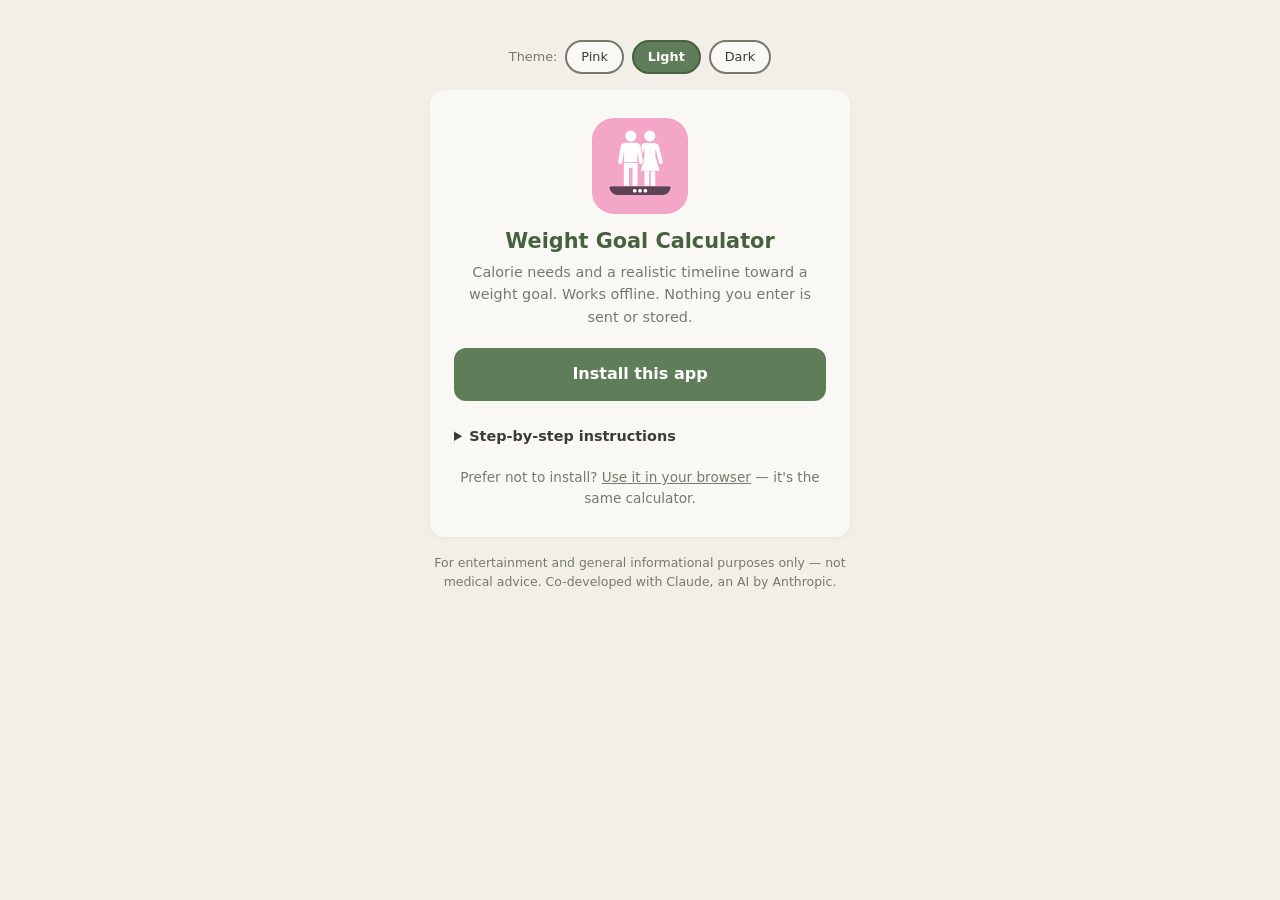
<file: web/install.html>
<!DOCTYPE html>
<html lang="en">
<head>
<meta charset="utf-8">
<meta name="viewport" content="width=device-width, initial-scale=1">
<title>Install — Weight Goal Calculator</title>
<meta name="description" content="Install the Weight Goal Calculator as an app: its own icon and window, works offline, nothing you enter is sent or stored.">
<meta name="theme-color" media="(prefers-color-scheme: light)" content="#f2efe9">
<meta name="theme-color" media="(prefers-color-scheme: dark)" content="#241b21">
<link rel="manifest" href="manifest.json">
<link rel="icon" type="image/png" sizes="192x192" href="icons/icon-192.png">
<link rel="apple-touch-icon" href="icons/apple-touch-icon.png">
<script>
// Apply the theme chosen on the calculator page before first paint,
// so navigating between the two pages doesn't flash palettes.
(function () {
  try {
    var t = localStorage.getItem("wgc-theme");
    if (t) document.documentElement.setAttribute("data-theme", t);
  } catch (e) { /* storage may be blocked; the default palette is fine */ }
})();
</script>
<style>
  /* "Pink", the default: deep plum with pink accents. */
  :root {
    --bg: #241b21;
    --card: #322730;
    --primary: #e87fa8;
    --primary-dark: #f4a6c6;
    --text: #f5e6ee;
    --muted: #bfa8b6;
    --focus: #ffa8c8;
  }
  /* Same three palettes as index.html: no saved choice follows the
     system (Light on a light-preferring one), a data-theme attribute
     written by the calculator's theme picker wins in both directions. */
  @media (prefers-color-scheme: light) {
    :root:not([data-theme]) {
      --bg: #f2efe9;
      --card: #faf8f4;
      --primary: #5f7d59;
      --primary-dark: #47613f;
      --text: #3a3d35;
      --muted: #77796d;
      --focus: #3e5a38;
    }
  }
  :root[data-theme="dark"] {
    --bg: #121212;
    --card: #1e1e1e;
    --primary: #3b82f6;
    --primary-dark: #60a5fa;
    --text: #e4e4e7;
    --muted: #a1a1aa;
    --focus: #93c5fd;
  }
  :root[data-theme="light"] {
    --bg: #f2efe9;
    --card: #faf8f4;
    --primary: #5f7d59;
    --primary-dark: #47613f;
    --text: #3a3d35;
    --muted: #77796d;
    --focus: #3e5a38;
  }
  * { box-sizing: border-box; }
  body {
    margin: 0; padding: 40px 16px 56px;
    background: var(--bg); color: var(--text);
    font: 16px/1.55 Verdana, Geneva, "DejaVu Sans", sans-serif;
    display: flex; justify-content: center;
  }
  main { max-width: 420px; width: 100%; text-align: center; }
  .card {
    background: var(--card); border-radius: 14px;
    padding: 28px 24px;
    box-shadow: 0 1px 3px rgba(91,66,84,.08);
  }
  img.appicon {
    width: 96px; height: 96px; border-radius: 22px;
    display: block; margin: 0 auto 14px;
  }
  h1 { font-size: 1.3rem; line-height: 1.3; color: var(--primary-dark); margin: 0 0 6px; }
  p.tagline { margin: 0 0 20px; color: var(--muted); font-size: .9rem; }
  button.install {
    width: 100%; font: inherit; font-weight: 700; font-size: 1rem;
    background: var(--primary); color: #fff;
    border: 0; border-radius: 12px; padding: 14px;
    cursor: pointer;
  }
  button.install:hover { background: var(--primary-dark); }
  button.install:focus-visible { outline: 3px solid var(--focus); outline-offset: 2px; }
  #install-how { margin: 14px 0 0; font-size: .88rem; text-align: left; }
  .steps { margin: 22px 0 0; text-align: left; }
  .steps summary {
    cursor: pointer; font-weight: 700; font-size: .9rem;
    padding: 2px 0;
  }
  .steps summary:hover { color: var(--primary-dark); }
  .steps summary:focus-visible {
    outline: 3px solid var(--focus); outline-offset: 2px;
  }
  .steps label {
    display: block; font-size: .8rem; color: var(--muted);
    margin: 12px 0 6px;
  }
  .steps select {
    font: inherit; font-size: .95rem; width: 100%;
    padding: 9px 11px; border: 2px solid var(--primary);
    border-radius: 10px; background: var(--card); color: var(--text);
  }
  .steps select:focus-visible { outline: 3px solid var(--focus); outline-offset: 2px; }
  #platform-steps { margin: 12px 0 0; padding-left: 22px; font-size: .88rem; }
  #platform-steps li { margin-bottom: 6px; }
  #platform-steps li:last-child { margin-bottom: 0; }
  p.alt { margin: 18px 0 0; font-size: .85rem; color: var(--muted); }
  p.alt a { color: inherit; }
  footer { margin-top: 16px; font-size: .78rem; color: var(--muted); }
  footer a { color: inherit; }
  .theme-row {
    display: flex; gap: 8px; align-items: center; flex-wrap: wrap;
    justify-content: center; margin: 0 0 16px;
    font-size: .8rem; color: var(--muted);
  }
  .theme-row button {
    font: inherit; font-size: .8rem; padding: 5px 14px;
    border: 2px solid var(--muted); border-radius: 999px;
    background: var(--card); color: var(--text); cursor: pointer;
  }
  .theme-row button[aria-pressed="true"] {
    border-color: var(--primary-dark); background: var(--primary);
    color: #fff; font-weight: 700;
  }
  .theme-row button:focus-visible {
    outline: 3px solid var(--focus); outline-offset: 2px;
  }
</style>
</head>
<body>
<main>
  <div class="theme-row" role="group" aria-label="Theme">
    <span>Theme:</span>
    <button type="button" data-set-theme="pink" aria-pressed="false">Pink</button>
    <button type="button" data-set-theme="light" aria-pressed="false">Light</button>
    <button type="button" data-set-theme="dark" aria-pressed="false">Dark</button>
  </div>

  <div class="card">
    <img class="appicon" src="icons/icon-192.png" alt="" width="96" height="96">
    <h1>Weight Goal Calculator</h1>
    <p class="tagline">
      Calorie needs and a realistic timeline toward a weight goal.
      Works offline. Nothing you enter is sent or stored.
    </p>
    <button type="button" class="install" id="install-btn">Install this app</button>
    <p id="install-how" hidden></p>
    <details class="steps">
      <summary>Step-by-step instructions</summary>
      <label for="platform">Your browser</label>
      <select id="platform"></select>
      <ol id="platform-steps"></ol>
    </details>
    <p class="alt">
      Prefer not to install? <a href="index.html">Use it in your browser</a> —
      it's the same calculator.
    </p>
  </div>
  <footer>
    For entertainment and general informational purposes only —
    not medical advice.
    Co-developed with Claude, an AI by Anthropic.
  </footer>
</main>

<script src="install.js"></script>
<script src="theme.js"></script>
<script>
// Registering here too lets someone who lands on this page first
// install without a detour: the manifest plus this scope-wide worker
// is what makes the browser consider the app installable.
if ("serviceWorker" in navigator &&
    (location.protocol === "https:" ||
     location.hostname === "localhost" ||
     location.hostname === "127.0.0.1")) {
  navigator.serviceWorker.register("sw.js").catch(function () {
    /* Best-effort enhancement; nothing to do if it is refused. */
  });
}
InstallUX.setup({
  card: null,  // this page's whole purpose is the button; never hide it
  button: document.getElementById("install-btn"),
  how: document.getElementById("install-how")
});

// Word-for-word install steps per platform, behind a dropdown. The
// quoted labels are the exact strings each browser shows; if a browser
// update renames a menu item, fix it here.
(function () {
  "use strict";

  var PLATFORMS = [
    ["chrome", "Chrome on a computer", [
      "Open this page in Chrome.",
      "At the right end of the address bar, click the install icon — a small screen with a downward arrow.",
      "Click “Install” in the dialog that appears.",
      "No icon? Click the ⋮ menu (top right) → “Cast, save and share” → “Install page as app…”, then click “Install”."
    ]],
    ["edge", "Microsoft Edge on a computer", [
      "Open this page in Microsoft Edge.",
      "Click the ⋯ menu in the top-right corner.",
      "Point to “Apps”, then click “Install this site as an app”.",
      "Click “Install” in the dialog that appears."
    ]],
    ["android", "Android phone or tablet (Chrome)", [
      "Open this page in Chrome.",
      "Tap the ⋮ menu in the top-right corner.",
      "Tap “Add to Home screen” (on some versions it says “Install app”).",
      "Tap “Install”."
    ]],
    ["ios", "iPhone or iPad (Safari)", [
      "Open this page in Safari.",
      "Tap the Share button — the square with an arrow pointing up. On iPhone it is at the bottom of the screen; on iPad, at the top right.",
      "Scroll down the share sheet and tap “Add to Home Screen”.",
      "Tap “Add” in the top-right corner."
    ]],
    ["ios-chrome", "iPhone or iPad (Chrome)", [
      "Open this page in Chrome.",
      "Tap the Share button — the square with an arrow pointing up, at the right end of the address bar.",
      "Scroll down the share sheet and tap “Add to Home Screen”.",
      "Tap “Add” in the top-right corner.",
      "This needs iOS 16.4 or newer. On older versions, open the page in Safari instead — the steps above under “iPhone or iPad (Safari)” apply."
    ]],
    ["safari-mac", "Safari on a Mac", [
      "Open this page in Safari.",
      "In the menu bar at the top of the screen, click “File”, then “Add to Dock…”.",
      "Click “Add”."
    ]],
    ["firefox", "Firefox on a computer", [
      "Firefox on a computer cannot install web apps. Open this page in Chrome or Edge to install it — or keep using it right here in Firefox; the browser version is the same calculator."
    ]]
  ];

  var select = document.getElementById("platform");
  var list = document.getElementById("platform-steps");

  PLATFORMS.forEach(function (p) {
    var opt = document.createElement("option");
    opt.value = p[0];
    opt.textContent = p[1];
    select.appendChild(opt);
  });

  function render() {
    list.textContent = "";
    for (var i = 0; i < PLATFORMS.length; i++) {
      if (PLATFORMS[i][0] !== select.value) continue;
      PLATFORMS[i][2].forEach(function (step) {
        var li = document.createElement("li");
        li.textContent = step;
        list.appendChild(li);
      });
    }
  }

  // Preselect the visitor's own platform; the dropdown covers the rest.
  function detect() {
    var ua = navigator.userAgent;
    if (/iPad|iPhone|iPod/.test(ua) ||
        (navigator.platform === "MacIntel" && navigator.maxTouchPoints > 1)) {
      // Chrome on iOS identifies as CriOS, not Chrome.
      return /CriOS\//.test(ua) ? "ios-chrome" : "ios";
    }
    if (/Android/.test(ua)) return "android";
    if (/Firefox\//.test(ua)) return "firefox";
    if (/Edg\//.test(ua)) return "edge";
    // Desktop Safari: WebKit without the Chrome token.
    if (/Safari\//.test(ua) && !/Chrome\//.test(ua)) return "safari-mac";
    return "chrome";
  }

  select.value = detect();
  select.addEventListener("change", render);
  render();
})();
</script>
</body>
</html>
</file>
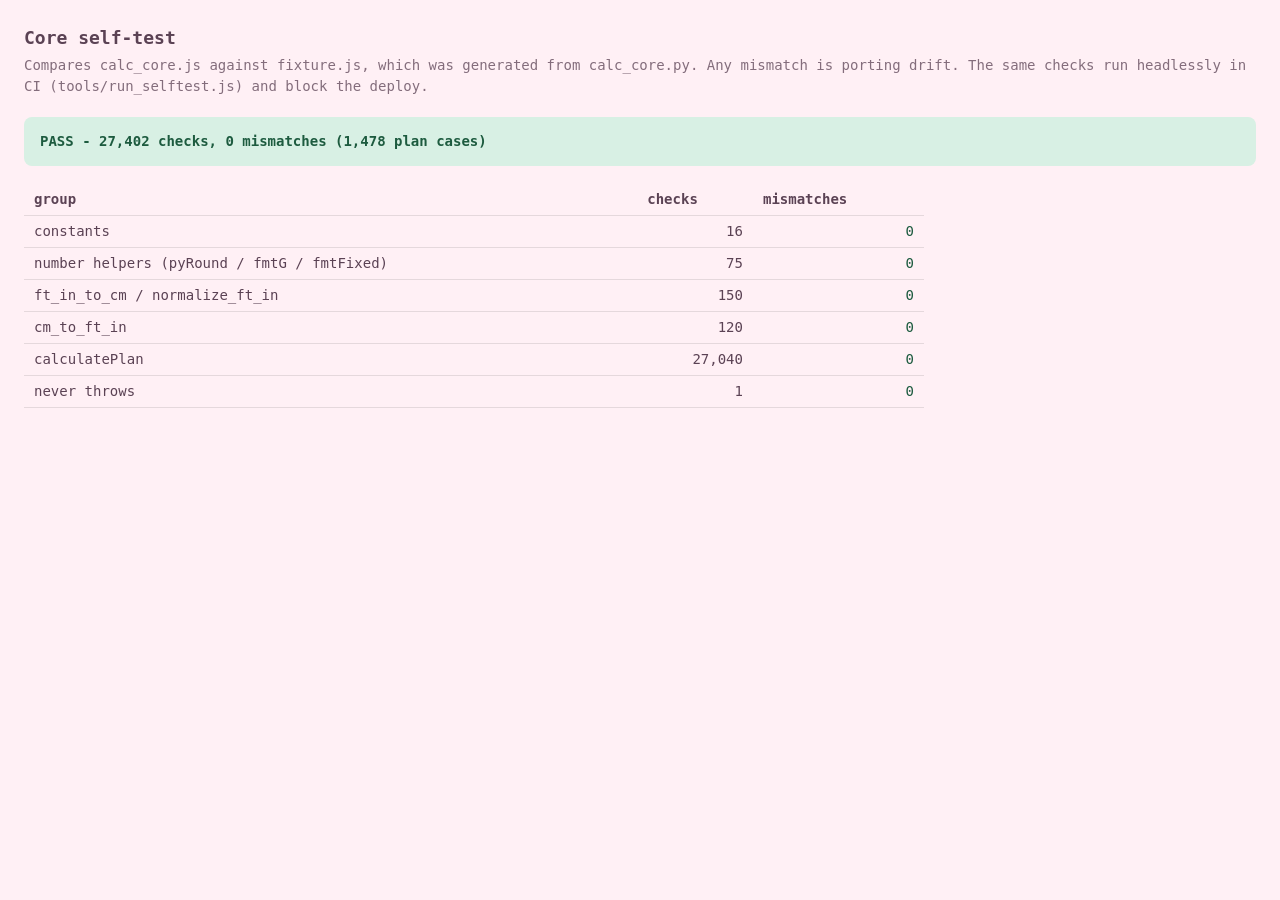
<file: web/selftest.html>
<!DOCTYPE html>
<html lang="en">
<head>
<meta charset="utf-8">
<meta name="viewport" content="width=device-width, initial-scale=1">
<title>Weight Goal Calculator - core self-test</title>
<style>
  :root { color-scheme: light dark; }
  body {
    font: 14px/1.5 ui-monospace, "Cascadia Mono", Consolas, monospace;
    margin: 0; padding: 24px; background: #fff0f5; color: #5b4254;
  }
  h1 { font-size: 18px; margin: 0 0 4px; }
  p.sub { margin: 0 0 20px; opacity: .75; }
  #summary { padding: 14px 16px; border-radius: 8px; font-weight: 700;
             margin-bottom: 18px; }
  .pass { background: #d8f0e4; color: #1d5b3f; }
  .fail { background: #fde2e2; color: #8a3b3b; }
  table { border-collapse: collapse; width: 100%; max-width: 900px; }
  th, td { text-align: left; padding: 5px 10px; border-bottom: 1px solid rgba(0,0,0,.1); }
  th { font-weight: 700; }
  td.n { text-align: right; font-variant-numeric: tabular-nums; }
  .ok { color: #1d5b3f; }
  .bad { color: #8a3b3b; font-weight: 700; }
  pre { background: rgba(0,0,0,.05); padding: 12px; border-radius: 6px;
        overflow-x: auto; max-width: 900px; white-space: pre-wrap;
        word-break: break-word; }
  @media (prefers-color-scheme: dark) {
    body { background: #241b21; color: #f0dde7; }
    .pass { background: #1d3b2d; color: #a9e6c6; }
    .fail { background: #4a2626; color: #f3b0b0; }
    pre, th, td { border-color: rgba(255,255,255,.12); }
    pre { background: rgba(255,255,255,.06); }
    .ok { color: #a9e6c6; } .bad { color: #f3b0b0; }
  }
</style>
</head>
<body>
<h1>Core self-test</h1>
<p class="sub">
  Compares <code>calc_core.js</code> against <code>fixture.js</code>,
  which was generated from <code>calc_core.py</code>. Any mismatch is
  porting drift. The same checks run headlessly in CI
  (<code>tools/run_selftest.js</code>) and block the deploy.
</p>

<div id="summary">running…</div>
<div id="tables"></div>
<div id="details"></div>

<script>
// Load the core, the fixture, and the checks with a cache-buster.
// Without this the browser will happily serve a stale calc_core.js and
// report PASS against code it never ran - which is worse than no test
// at all. document.write keeps the three loads synchronous and ordered.
(function () {
  var t = Date.now();
  document.write('<script src="calc_core.js?t=' + t + '"><\/script>');
  document.write('<script src="fixture.js?t=' + t + '"><\/script>');
  document.write('<script src="selftest.js?t=' + t + '"><\/script>');
})();
</script>
<script>
(function () {
  "use strict";
  // The checks themselves live in selftest.js, shared with the headless
  // CI runner. This block only renders what they report.
  var result = window.WeightCalcSelfTest.runSelfTest(
    window.WeightCalcCore, window.WEB_FIXTURE
  );
  var groups = result.groups;
  var failures = result.failures;
  var total = result.total, fail = result.fail;

  var sum = document.getElementById("summary");
  sum.className = fail === 0 ? "pass" : "fail";
  sum.textContent = fail === 0
    ? "PASS - " + total.toLocaleString() + " checks, 0 mismatches ("
      + result.planCases.toLocaleString() + " plan cases)"
    : "FAIL - " + fail.toLocaleString() + " of " + total.toLocaleString()
      + " checks mismatched";

  var rows = groups.map(function (x) {
    return "<tr><td>" + x.label + "</td><td class='n'>" +
      x.total.toLocaleString() + "</td><td class='n " +
      (x.fail ? "bad" : "ok") + "'>" + x.fail.toLocaleString() + "</td></tr>";
  }).join("");
  document.getElementById("tables").innerHTML =
    "<table><tr><th>group</th><th class='n'>checks</th>" +
    "<th class='n'>mismatches</th></tr>" + rows + "</table>";

  if (failures.length) {
    document.getElementById("details").innerHTML =
      "<h1 style='margin-top:24px'>First " + failures.length +
      " mismatches</h1><pre>" +
      failures.map(function (f) {
        return f.group + " :: " + f.name +
          "\n  expected: " + JSON.stringify(f.expected) +
          "\n  actual  : " + JSON.stringify(f.actual) +
          (f.ctx ? "\n  input   : " + JSON.stringify(f.ctx) : "");
      }).join("\n\n").replace(/[<>&]/g, function (ch) {
        return { "<": "&lt;", ">": "&gt;", "&": "&amp;" }[ch];
      }) + "</pre>";
  }

  window.__SELFTEST__ = result;
})();
</script>
</body>
</html>
</file>
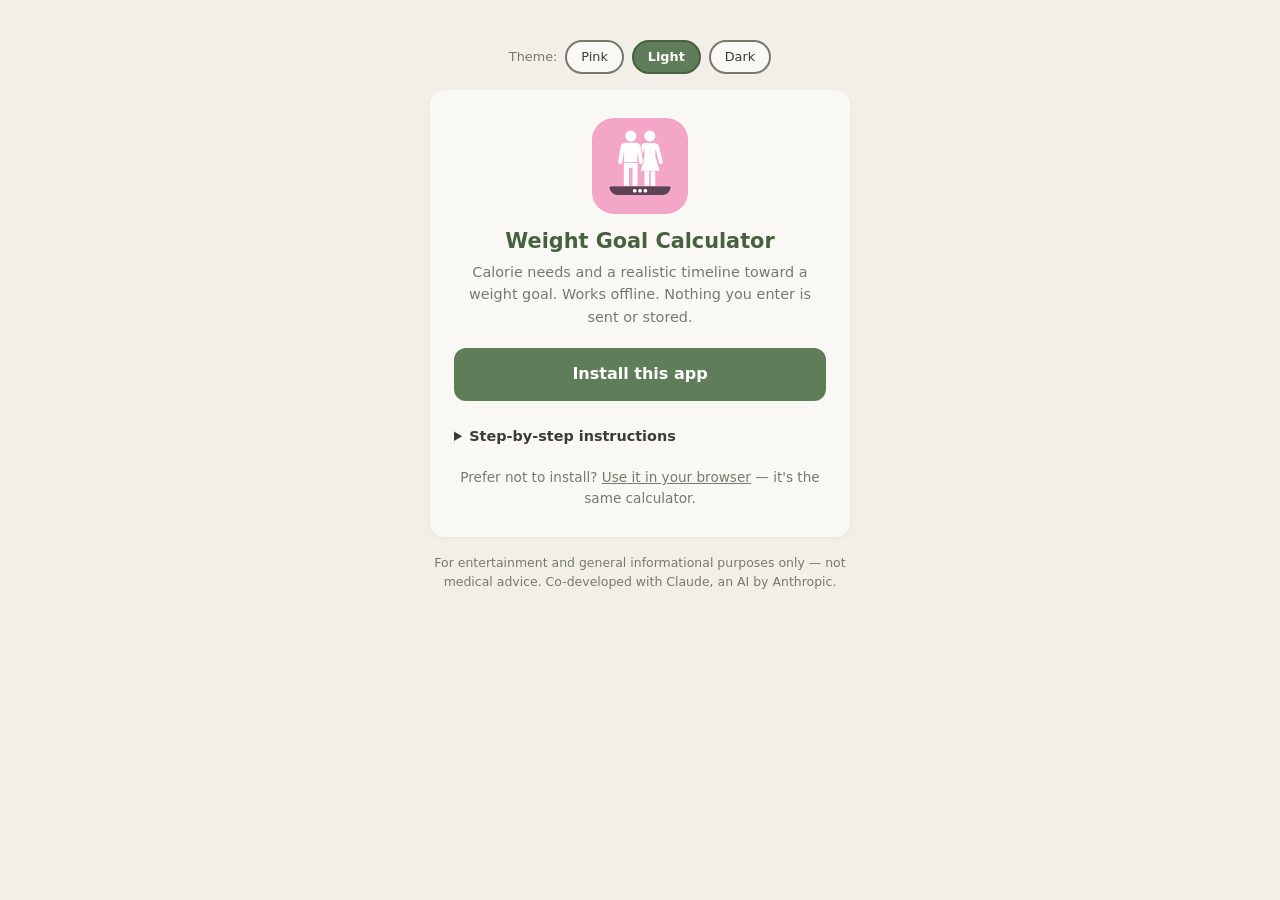
<file: apps/web/install.html>
<!DOCTYPE html>
<html lang="en">
<head>
<meta charset="utf-8">
<meta name="viewport" content="width=device-width, initial-scale=1">
<title>Install — Weight Goal Calculator</title>
<meta name="description" content="Install the Weight Goal Calculator as an app: its own icon and window, works offline, nothing you enter is sent or stored.">
<meta name="theme-color" media="(prefers-color-scheme: light)" content="#f2efe9">
<meta name="theme-color" media="(prefers-color-scheme: dark)" content="#241b21">
<link rel="manifest" href="manifest.json">
<link rel="icon" type="image/png" sizes="192x192" href="icons/icon-192.png">
<link rel="apple-touch-icon" href="icons/apple-touch-icon.png">
<script>
// Apply the theme chosen on the calculator page before first paint,
// so navigating between the two pages doesn't flash palettes.
(function () {
  try {
    var t = localStorage.getItem("wgc-theme");
    if (t) document.documentElement.setAttribute("data-theme", t);
  } catch (e) { /* storage may be blocked; the default palette is fine */ }
})();
</script>
<link rel="stylesheet" href="theme.css">
<style>
  /* Palettes live in theme.css, shared with index.html. */
  * { box-sizing: border-box; }
  body {
    margin: 0; padding: 40px 16px 56px;
    background: var(--bg); color: var(--text);
    font: 16px/1.55 Verdana, Geneva, "DejaVu Sans", sans-serif;
    display: flex; justify-content: center;
  }
  main { max-width: 420px; width: 100%; text-align: center; }
  .card {
    background: var(--card); border-radius: 14px;
    padding: 28px 24px;
    box-shadow: 0 1px 3px rgba(91,66,84,.08);
  }
  img.appicon {
    width: 96px; height: 96px; border-radius: 22px;
    display: block; margin: 0 auto 14px;
  }
  h1 { font-size: 1.3rem; line-height: 1.3; color: var(--primary-dark); margin: 0 0 6px; }
  p.tagline { margin: 0 0 20px; color: var(--muted); font-size: .9rem; }
  button.install {
    width: 100%; font: inherit; font-weight: 700; font-size: 1rem;
    background: var(--primary); color: #fff;
    border: 0; border-radius: 12px; padding: 14px;
    cursor: pointer;
  }
  button.install:hover { background: var(--primary-dark); }
  button.install:focus-visible { outline: 3px solid var(--focus); outline-offset: 2px; }
  #install-how { margin: 14px 0 0; font-size: .88rem; text-align: left; }
  .steps { margin: 22px 0 0; text-align: left; }
  .steps summary {
    cursor: pointer; font-weight: 700; font-size: .9rem;
    padding: 2px 0;
  }
  .steps summary:hover { color: var(--primary-dark); }
  .steps summary:focus-visible {
    outline: 3px solid var(--focus); outline-offset: 2px;
  }
  .steps label {
    display: block; font-size: .8rem; color: var(--muted);
    margin: 12px 0 6px;
  }
  .steps select {
    font: inherit; font-size: .95rem; width: 100%;
    padding: 9px 11px; border: 2px solid var(--primary);
    border-radius: 10px; background: var(--card); color: var(--text);
  }
  .steps select:focus-visible { outline: 3px solid var(--focus); outline-offset: 2px; }
  #platform-steps { margin: 12px 0 0; padding-left: 22px; font-size: .88rem; }
  #platform-steps li { margin-bottom: 6px; }
  #platform-steps li:last-child { margin-bottom: 0; }
  p.alt { margin: 18px 0 0; font-size: .85rem; color: var(--muted); }
  p.alt a { color: inherit; }
  footer { margin-top: 16px; font-size: .78rem; color: var(--muted); }
  footer a { color: inherit; }
  .theme-row {
    display: flex; gap: 8px; align-items: center; flex-wrap: wrap;
    justify-content: center; margin: 0 0 16px;
    font-size: .8rem; color: var(--muted);
  }
  .theme-row button {
    font: inherit; font-size: .8rem; padding: 5px 14px;
    border: 2px solid var(--muted); border-radius: 999px;
    background: var(--card); color: var(--text); cursor: pointer;
  }
  .theme-row button[aria-pressed="true"] {
    border-color: var(--primary-dark); background: var(--primary);
    color: #fff; font-weight: 700;
  }
  .theme-row button:focus-visible {
    outline: 3px solid var(--focus); outline-offset: 2px;
  }
</style>
</head>
<body>
<main>
  <div class="theme-row" role="group" aria-label="Theme">
    <span>Theme:</span>
    <button type="button" data-set-theme="pink" aria-pressed="false">Pink</button>
    <button type="button" data-set-theme="light" aria-pressed="false">Light</button>
    <button type="button" data-set-theme="dark" aria-pressed="false">Dark</button>
  </div>

  <div class="card">
    <img class="appicon" src="icons/icon-192.png" alt="" width="96" height="96">
    <h1>Weight Goal Calculator</h1>
    <p class="tagline">
      Calorie needs and a realistic timeline toward a weight goal.
      Works offline. Nothing you enter is sent or stored.
    </p>
    <button type="button" class="install" id="install-btn">Install this app</button>
    <p id="install-how" hidden></p>
    <details class="steps">
      <summary>Step-by-step instructions</summary>
      <label for="platform">Your browser</label>
      <select id="platform"></select>
      <ol id="platform-steps"></ol>
    </details>
    <p class="alt">
      Prefer not to install? <a href="index.html">Use it in your browser</a> —
      it's the same calculator.
    </p>
  </div>
  <footer>
    For entertainment and general informational purposes only —
    not medical advice.
    Co-developed with Claude, an AI by Anthropic.
  </footer>
</main>

<script src="install.js"></script>
<script src="theme.js"></script>
<script>
// Registering here too lets someone who lands on this page first
// install without a detour: the manifest plus this scope-wide worker
// is what makes the browser consider the app installable.
if ("serviceWorker" in navigator &&
    (location.protocol === "https:" ||
     location.hostname === "localhost" ||
     location.hostname === "127.0.0.1")) {
  navigator.serviceWorker.register("sw.js").catch(function () {
    /* Best-effort enhancement; nothing to do if it is refused. */
  });
}
InstallUX.setup({
  card: null,  // this page's whole purpose is the button; never hide it
  button: document.getElementById("install-btn"),
  how: document.getElementById("install-how")
});

// Word-for-word install steps per platform, behind a dropdown. The
// quoted labels are the exact strings each browser shows; if a browser
// update renames a menu item, fix it here.
(function () {
  "use strict";

  var PLATFORMS = [
    ["chrome", "Chrome on a computer", [
      "Open this page in Chrome.",
      "At the right end of the address bar, click the install icon — a small screen with a downward arrow.",
      "Click “Install” in the dialog that appears.",
      "No icon? Click the ⋮ menu (top right) → “Cast, save and share” → “Install page as app…”, then click “Install”."
    ]],
    ["edge", "Microsoft Edge on a computer", [
      "Open this page in Microsoft Edge.",
      "Click the ⋯ menu in the top-right corner.",
      "Point to “Apps”, then click “Install this site as an app”.",
      "Click “Install” in the dialog that appears."
    ]],
    ["android", "Android phone or tablet (Chrome)", [
      "Open this page in Chrome.",
      "Tap the ⋮ menu in the top-right corner.",
      "Tap “Add to Home screen” (on some versions it says “Install app”).",
      "Tap “Install”."
    ]],
    ["ios", "iPhone or iPad (Safari)", [
      "Open this page in Safari.",
      "Tap the Share button — the square with an arrow pointing up. On iPhone it is at the bottom of the screen; on iPad, at the top right.",
      "Scroll down the share sheet and tap “Add to Home Screen”.",
      "Tap “Add” in the top-right corner."
    ]],
    ["ios-chrome", "iPhone or iPad (Chrome)", [
      "Open this page in Chrome.",
      "Tap the Share button — the square with an arrow pointing up, at the right end of the address bar.",
      "Scroll down the share sheet and tap “Add to Home Screen”.",
      "Tap “Add” in the top-right corner.",
      "This needs iOS 16.4 or newer. On older versions, open the page in Safari instead — the steps above under “iPhone or iPad (Safari)” apply."
    ]],
    ["safari-mac", "Safari on a Mac", [
      "Open this page in Safari.",
      "In the menu bar at the top of the screen, click “File”, then “Add to Dock…”.",
      "Click “Add”."
    ]],
    ["firefox", "Firefox on a computer", [
      "Firefox on a computer cannot install web apps. Open this page in Chrome or Edge to install it — or keep using it right here in Firefox; the browser version is the same calculator."
    ]]
  ];

  var select = document.getElementById("platform");
  var list = document.getElementById("platform-steps");

  PLATFORMS.forEach(function (p) {
    var opt = document.createElement("option");
    opt.value = p[0];
    opt.textContent = p[1];
    select.appendChild(opt);
  });

  function render() {
    list.textContent = "";
    for (var i = 0; i < PLATFORMS.length; i++) {
      if (PLATFORMS[i][0] !== select.value) continue;
      PLATFORMS[i][2].forEach(function (step) {
        var li = document.createElement("li");
        li.textContent = step;
        list.appendChild(li);
      });
    }
  }

  // Preselect the visitor's own platform; the dropdown covers the rest.
  function detect() {
    var ua = navigator.userAgent;
    if (/iPad|iPhone|iPod/.test(ua) ||
        (navigator.platform === "MacIntel" && navigator.maxTouchPoints > 1)) {
      // Chrome on iOS identifies as CriOS, not Chrome.
      return /CriOS\//.test(ua) ? "ios-chrome" : "ios";
    }
    if (/Android/.test(ua)) return "android";
    if (/Firefox\//.test(ua)) return "firefox";
    if (/Edg\//.test(ua)) return "edge";
    // Desktop Safari: WebKit without the Chrome token.
    if (/Safari\//.test(ua) && !/Chrome\//.test(ua)) return "safari-mac";
    return "chrome";
  }

  select.value = detect();
  select.addEventListener("change", render);
  render();
})();
</script>
</body>
</html>
</file>
<file: apps/web/theme.css>
/*
 * The three palettes, in one place.
 * ---------------------------------
 * Every page in this directory links this file instead of declaring its
 * own tokens. Both pages used to carry a full copy of all three palettes
 * with a "keep in sync" comment between them, which is the same class of
 * drift the core's self-test exists to catch - just without a test to
 * catch it. One file, one definition, nothing to keep in sync.
 *
 * How a palette is chosen (theme.js writes the attribute):
 *   no data-theme  -> Pink, unless the system prefers light, then Light
 *   data-theme=... -> that palette, in both directions
 *
 * install.html uses a subset of these tokens; the unused ones cost
 * nothing and keep the two pages describing the same palette.
 *
 * The <meta name="theme-color"> tags in each page repeat --bg for the
 * light and dark cases. CSS cannot reach them, so those two values are
 * the one duplication left; change a background here and check them.
 */

/* "Pink", the default: deep plum with pink accents. */
:root {
  --bg: #241b21;
  --card: #322730;
  --primary: #e87fa8;
  --primary-dark: #f4a6c6;
  --text: #f5e6ee;
  --muted: #bfa8b6;
  --line: #473942;
  --warn-bg: #4a2626;
  --warn-text: #f3b0b0;
  --field-bg: #241b21;
  --focus: #ffa8c8;
}

/* With no saved choice, a light-preferring system gets Light. Once a
   theme is picked, the data-theme attribute wins in both directions.
   Same values as [data-theme="light"] below. */
@media (prefers-color-scheme: light) {
  :root:not([data-theme]) {
    --bg: #f2efe9;
    --card: #faf8f4;
    --primary: #5f7d59;
    --primary-dark: #47613f;
    --text: #3a3d35;
    --muted: #77796d;
    --line: #ddd8cb;
    --warn-bg: #ece0d3;
    --warn-text: #7a4a33;
    --field-bg: #ffffff;
    --focus: #3e5a38;
  }
}

/* "Dark": a standard neutral web dark - near-black surfaces, gray text,
   blue accent. */
:root[data-theme="dark"] {
  --bg: #121212;
  --card: #1e1e1e;
  --primary: #3b82f6;
  --primary-dark: #60a5fa;
  --text: #e4e4e7;
  --muted: #a1a1aa;
  --line: #33333a;
  --warn-bg: #3a2222;
  --warn-text: #f2b8b5;
  --field-bg: #121212;
  --focus: #93c5fd;
}

/* "Light" is deliberately natural rather than bright: linen and stone
   neutrals with a muted sage accent. */
:root[data-theme="light"] {
  --bg: #f2efe9;
  --card: #faf8f4;
  --primary: #5f7d59;
  --primary-dark: #47613f;
  --text: #3a3d35;
  --muted: #77796d;
  --line: #ddd8cb;
  --warn-bg: #ece0d3;
  --warn-text: #7a4a33;
  --field-bg: #ffffff;
  --focus: #3e5a38;
}
</file>
